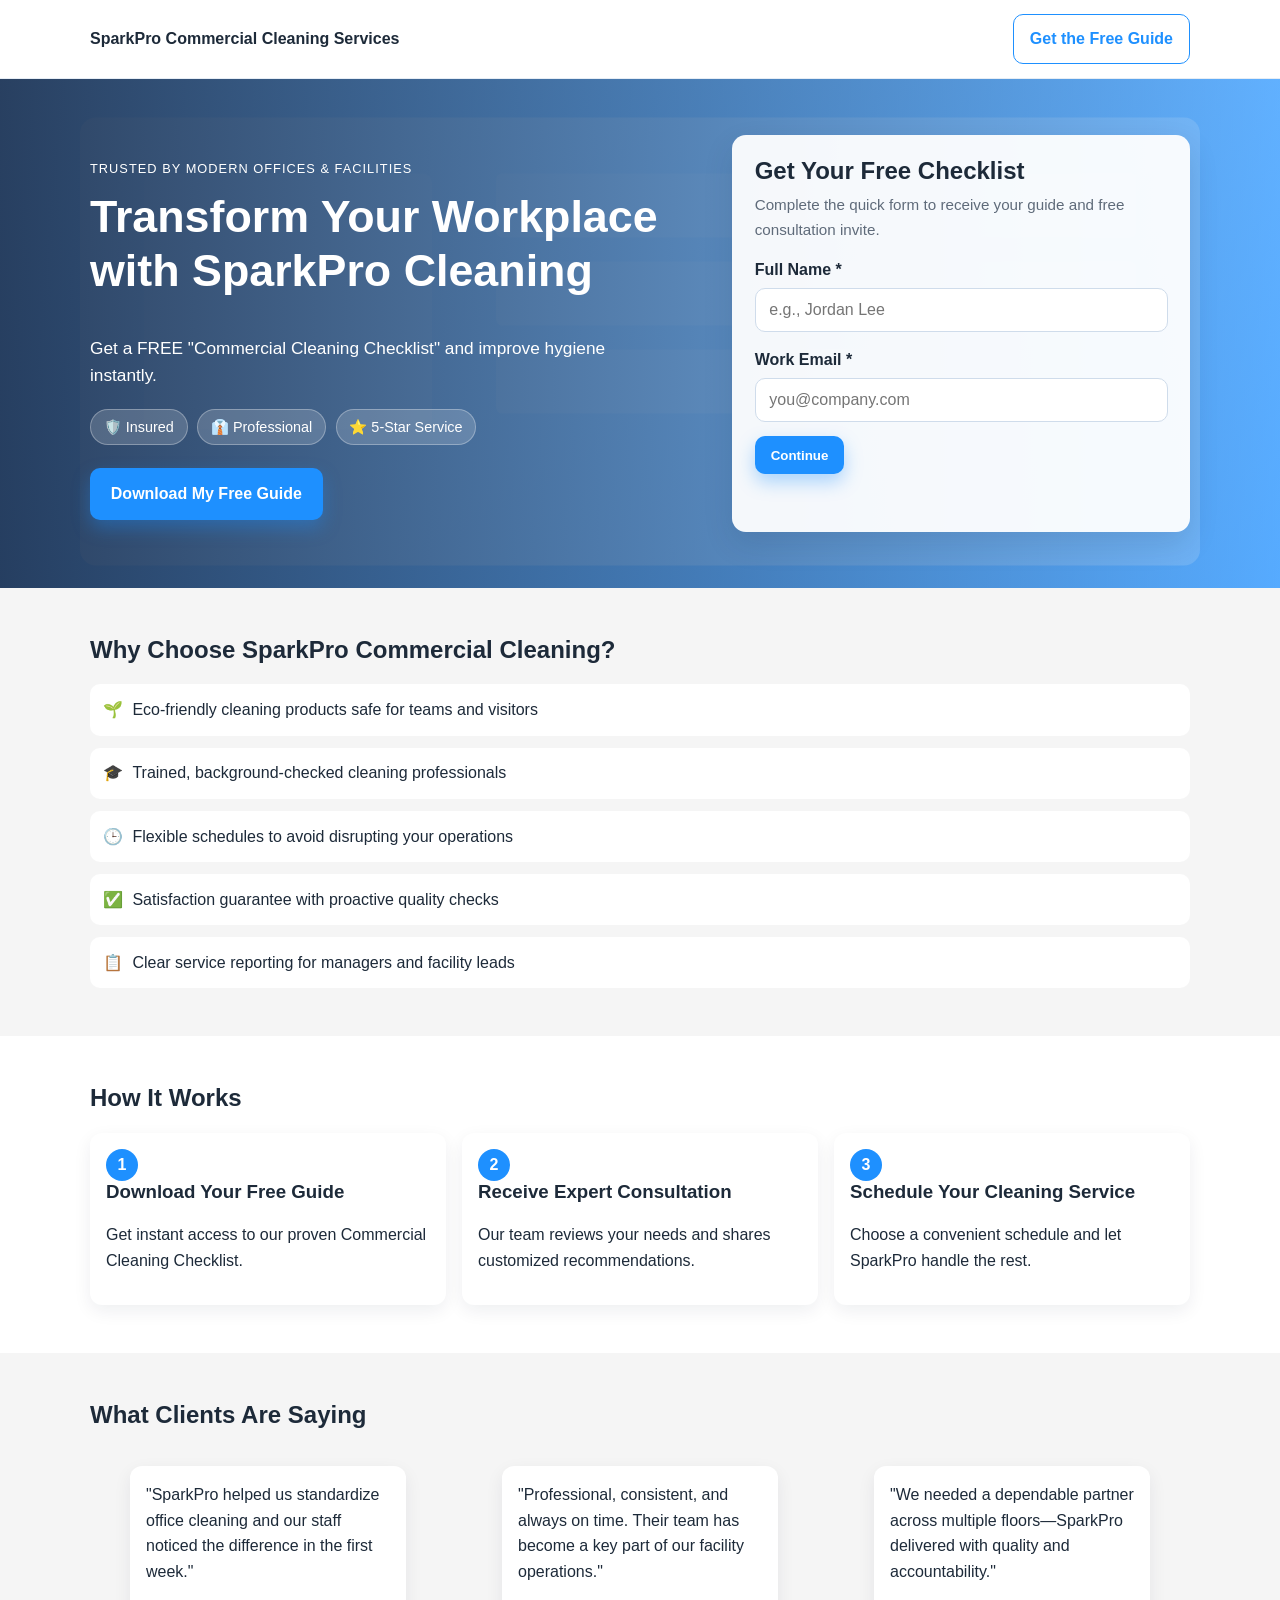
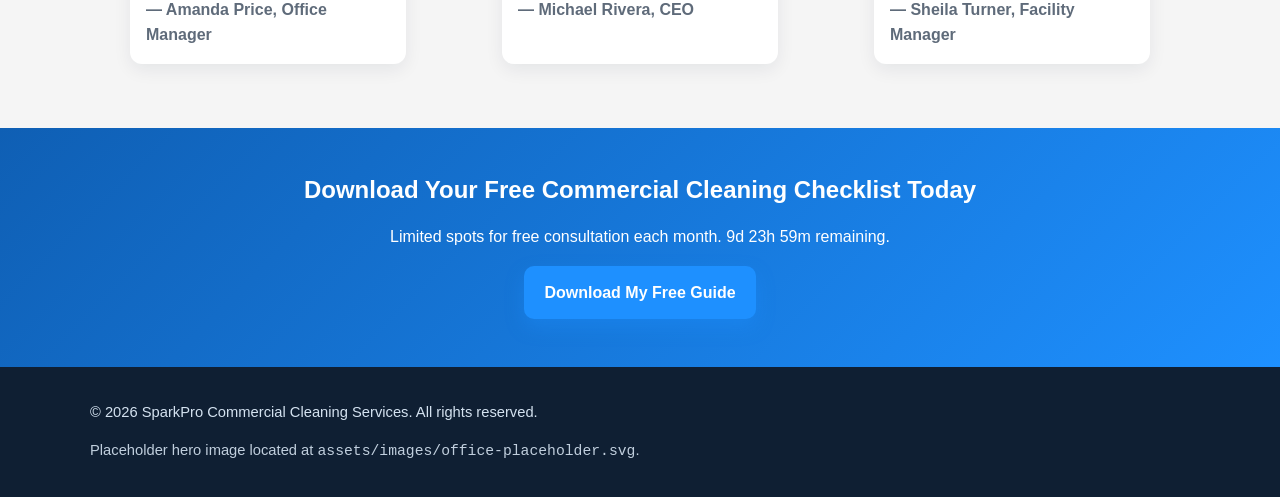
<file: index.html>
<!DOCTYPE html>
<html lang="en">
  <head>
    <meta charset="UTF-8" />
    <meta name="viewport" content="width=device-width, initial-scale=1.0" />
    <title>SparkPro Commercial Cleaning Services | Free Checklist</title>
    <meta
      name="description"
      content="Download SparkPro's free Commercial Cleaning Checklist and discover how to improve workplace hygiene and impress clients."
    />
    <link rel="stylesheet" href="style.css" />
  </head>
  <body>
    <!-- Header / top navigation -->
    <header class="site-header">
      <div class="container header-content">
        <div class="brand">SparkPro Commercial Cleaning Services</div>
        <a href="#lead-form" class="btn btn-outline">Get the Free Guide</a>
      </div>
    </header>

    <main>
      <!-- Hero section with lead capture form -->
      <section class="hero" id="hero">
        <div class="hero-overlay"></div>
        <div class="container hero-grid">
          <div class="hero-copy">
            <p class="eyebrow">Trusted by modern offices & facilities</p>
            <h1>Transform Your Workplace with SparkPro Cleaning</h1>
            <p class="subheadline">
              Get a FREE "Commercial Cleaning Checklist" and improve hygiene instantly.
            </p>

            <div class="trust-badges" aria-label="Trust badges">
              <span class="badge">🛡️ Insured</span>
              <span class="badge">👔 Professional</span>
              <span class="badge">⭐ 5-Star Service</span>
            </div>

            <a href="#lead-form" class="btn btn-primary btn-large">Download My Free Guide</a>
          </div>

          <!-- Two-step lead form -->
          <aside class="form-card" id="lead-form">
            <h2>Get Your Free Checklist</h2>
            <p class="form-intro">
              Complete the quick form to receive your guide and free consultation invite.
            </p>

            <form id="funnelForm" novalidate>
              <!-- Step 1 -->
              <div class="form-step active" data-step="1">
                <label for="name">Full Name *</label>
                <input type="text" id="name" name="name" placeholder="e.g., Jordan Lee" required />

                <label for="email">Work Email *</label>
                <input type="email" id="email" name="email" placeholder="you@company.com" required />

                <button type="button" id="nextStepBtn" class="btn btn-primary form-btn">Continue</button>
              </div>

              <!-- Step 2 -->
              <div class="form-step" data-step="2">
                <label for="phone">Phone Number *</label>
                <input type="tel" id="phone" name="phone" placeholder="(555) 123-4567" required />

                <label for="company">Company Name *</label>
                <input type="text" id="company" name="company" placeholder="Your Company" required />

                <div class="form-actions">
                  <button type="button" id="backStepBtn" class="btn btn-secondary">Back</button>
                  <button type="submit" class="btn btn-primary">Submit</button>
                </div>
              </div>

              <p id="formMessage" class="form-message" aria-live="polite"></p>
            </form>
          </aside>
        </div>
      </section>

      <!-- Benefits section -->
      <section class="section benefits" id="benefits">
        <div class="container">
          <h2>Why Choose SparkPro Commercial Cleaning?</h2>
          <ul class="benefits-list">
            <li><span class="icon">🌱</span> Eco-friendly cleaning products safe for teams and visitors</li>
            <li><span class="icon">🎓</span> Trained, background-checked cleaning professionals</li>
            <li><span class="icon">🕒</span> Flexible schedules to avoid disrupting your operations</li>
            <li><span class="icon">✅</span> Satisfaction guarantee with proactive quality checks</li>
            <li><span class="icon">📋</span> Clear service reporting for managers and facility leads</li>
          </ul>
        </div>
      </section>

      <!-- How it works section -->
      <section class="section how-it-works" id="how-it-works">
        <div class="container">
          <h2>How It Works</h2>
          <div class="steps-grid">
            <article class="step-card">
              <span class="step-number">1</span>
              <h3>Download Your Free Guide</h3>
              <p>Get instant access to our proven Commercial Cleaning Checklist.</p>
            </article>
            <article class="step-card">
              <span class="step-number">2</span>
              <h3>Receive Expert Consultation</h3>
              <p>Our team reviews your needs and shares customized recommendations.</p>
            </article>
            <article class="step-card">
              <span class="step-number">3</span>
              <h3>Schedule Your Cleaning Service</h3>
              <p>Choose a convenient schedule and let SparkPro handle the rest.</p>
            </article>
          </div>
        </div>
      </section>

      <!-- Testimonials -->
      <section class="section testimonials" id="testimonials">
        <div class="container">
          <h2>What Clients Are Saying</h2>
          <div class="testimonials-grid">
            <blockquote>
              "SparkPro helped us standardize office cleaning and our staff noticed the difference in the first week."
              <cite>— Amanda Price, Office Manager</cite>
            </blockquote>
            <blockquote>
              "Professional, consistent, and always on time. Their team has become a key part of our facility operations."
              <cite>— Michael Rivera, CEO</cite>
            </blockquote>
            <blockquote>
              "We needed a dependable partner across multiple floors—SparkPro delivered with quality and accountability."
              <cite>— Sheila Turner, Facility Manager</cite>
            </blockquote>
          </div>
        </div>
      </section>

      <!-- Final CTA section -->
      <section class="section cta-section" id="cta">
        <div class="container cta-content">
          <h2>Download Your Free Commercial Cleaning Checklist Today</h2>
          <p class="urgency-text">
            Limited spots for free consultation each month.
            <span id="countdown" aria-live="polite"></span>
          </p>
          <a href="#lead-form" class="btn btn-primary btn-large">Download My Free Guide</a>
        </div>
      </section>
    </main>

    <!-- Footer -->
    <footer class="site-footer">
      <div class="container footer-content">
        <p>© <span id="year"></span> SparkPro Commercial Cleaning Services. All rights reserved.</p>
        <p class="small">Placeholder hero image located at <code>assets/images/office-placeholder.svg</code>.</p>
      </div>
    </footer>

    <script src="main.js"></script>
  </body>
</html>
</file>
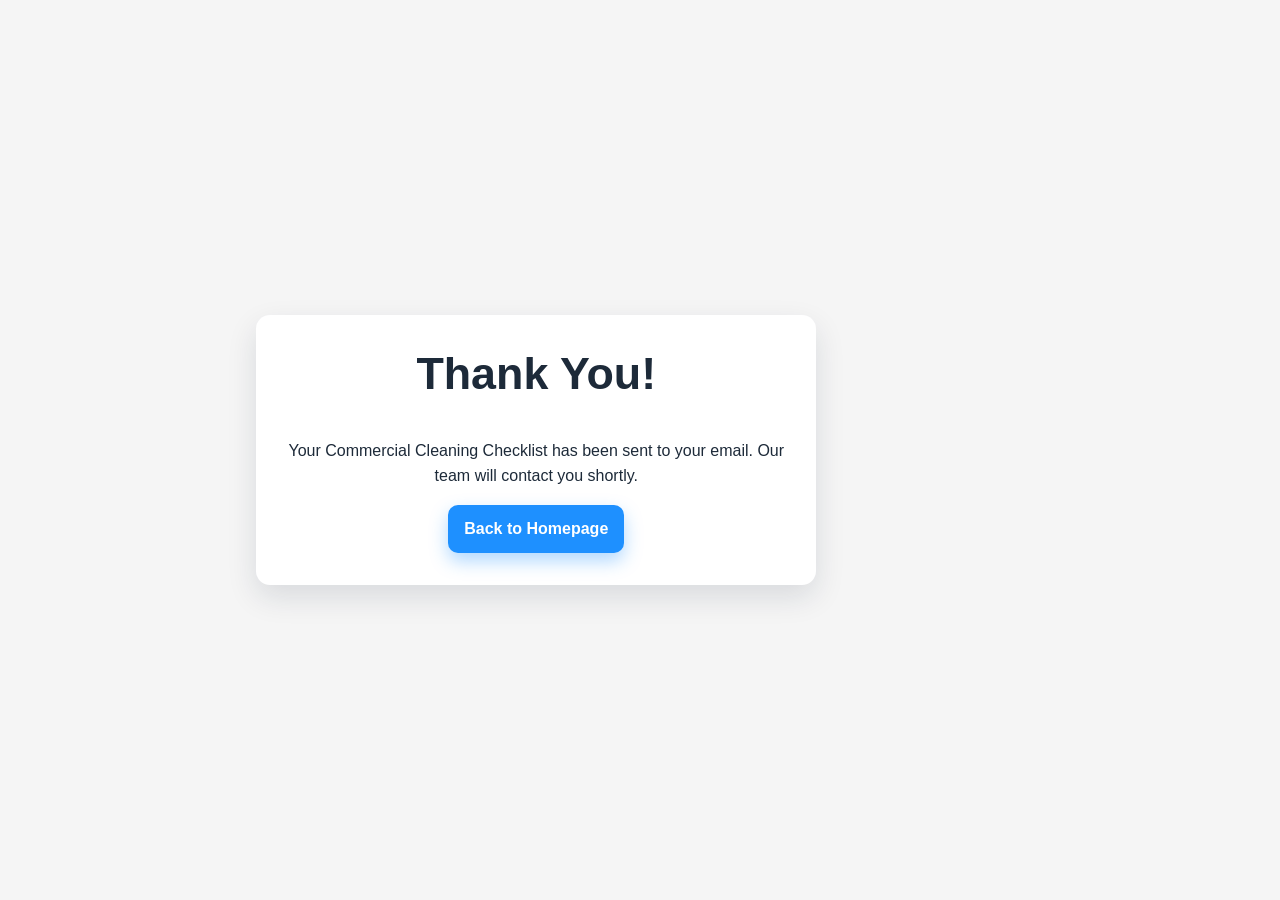
<file: thank-you.html>
<!DOCTYPE html>
<html lang="en">
  <head>
    <meta charset="UTF-8" />
    <meta name="viewport" content="width=device-width, initial-scale=1.0" />
    <title>Thank You | SparkPro Commercial Cleaning Services</title>
    <link rel="stylesheet" href="style.css" />
  </head>
  <body class="thank-you-page">
    <main class="thank-you-wrapper">
      <section class="thank-you-card">
        <h1>Thank You!</h1>
        <p>
          Your Commercial Cleaning Checklist has been sent to your email. Our team will contact you shortly.
        </p>
        <a class="btn btn-primary" href="index.html">Back to Homepage</a>
      </section>
    </main>
  </body>
</html>
</file>
<file: style.css>
/*
  SparkPro Commercial Cleaning Funnel Styles
  Easy customization:
  - Change colors in :root variables.
  - Replace hero image in .hero background-image.
*/

:root {
  --blue: #1e90ff;
  --white: #ffffff;
  --gray: #f5f5f5;
  --text: #1d2a39;
  --muted: #5f6b7a;
  --shadow: 0 12px 30px rgba(17, 33, 61, 0.12);
  --radius: 14px;
}

* {
  box-sizing: border-box;
}

body {
  margin: 0;
  font-family: "Segoe UI", Tahoma, Geneva, Verdana, sans-serif;
  color: var(--text);
  background: var(--white);
  line-height: 1.6;
}

.container {
  width: min(1100px, 92%);
  margin: 0 auto;
}

.site-header {
  position: sticky;
  top: 0;
  z-index: 20;
  background: rgba(255, 255, 255, 0.95);
  border-bottom: 1px solid #e6edf5;
  backdrop-filter: blur(8px);
}

.header-content {
  display: flex;
  justify-content: space-between;
  align-items: center;
  padding: 0.85rem 0;
}

.brand {
  font-weight: 700;
}

.hero {
  position: relative;
  padding: 3.5rem 0;
  background-image: url("assets/images/office-placeholder.svg");
  background-size: cover;
  background-position: center;
}

.hero-overlay {
  position: absolute;
  inset: 0;
  background: linear-gradient(90deg, rgba(18, 41, 75, 0.88), rgba(30, 144, 255, 0.52));
}

.hero-grid {
  position: relative;
  z-index: 1;
  display: grid;
  grid-template-columns: 1.2fr 0.9fr;
  gap: 2rem;
  align-items: center;
}

.hero-copy,
.form-card {
  color: var(--white);
}

.eyebrow {
  text-transform: uppercase;
  letter-spacing: 0.08em;
  font-size: 0.8rem;
  margin-bottom: 0.65rem;
}

h1,
h2,
h3 {
  margin-top: 0;
  line-height: 1.2;
}

h1 {
  font-size: clamp(1.9rem, 3.5vw, 2.8rem);
}

.subheadline {
  max-width: 55ch;
  font-size: 1.08rem;
}

.trust-badges {
  display: flex;
  flex-wrap: wrap;
  gap: 0.6rem;
  margin: 1.2rem 0 1.4rem;
}

.badge {
  background: rgba(255, 255, 255, 0.17);
  border: 1px solid rgba(255, 255, 255, 0.3);
  border-radius: 999px;
  padding: 0.35rem 0.8rem;
  font-size: 0.9rem;
}

.form-card {
  background: rgba(255, 255, 255, 0.94);
  color: var(--text);
  border-radius: var(--radius);
  box-shadow: var(--shadow);
  padding: 1.4rem;
}

.form-card h2 {
  margin-bottom: 0.45rem;
}

.form-intro {
  margin-top: 0;
  color: var(--muted);
  font-size: 0.95rem;
}

label {
  display: block;
  font-weight: 600;
  margin-bottom: 0.35rem;
}

input {
  width: 100%;
  border: 1px solid #cfdceb;
  border-radius: 10px;
  padding: 0.75rem 0.85rem;
  margin-bottom: 0.9rem;
  font-size: 1rem;
}

input:focus {
  outline: 2px solid rgba(30, 144, 255, 0.35);
  border-color: var(--blue);
}

.form-step {
  display: none;
}

.form-step.active {
  display: block;
}

.form-actions {
  display: flex;
  gap: 0.7rem;
}

.form-message {
  min-height: 1.2rem;
  margin-bottom: 0;
  font-weight: 600;
}

.section {
  padding: 3rem 0;
}

.benefits,
.testimonials {
  background: var(--gray);
}

.benefits-list {
  list-style: none;
  padding: 0;
  margin: 1rem 0 0;
  display: grid;
  gap: 0.75rem;
}

.benefits-list li {
  display: flex;
  align-items: flex-start;
  gap: 0.6rem;
  background: #fff;
  border-radius: 10px;
  padding: 0.8rem;
}

.icon {
  min-width: 1.2rem;
}

.steps-grid,
.testimonials-grid {
  display: grid;
  grid-template-columns: repeat(3, 1fr);
  gap: 1rem;
  margin-top: 1rem;
}

.step-card,
.testimonials-grid blockquote {
  background: var(--white);
  padding: 1rem;
  border-radius: 12px;
  box-shadow: 0 6px 18px rgba(17, 33, 61, 0.07);
}

.step-number {
  display: inline-block;
  width: 32px;
  height: 32px;
  border-radius: 50%;
  text-align: center;
  line-height: 32px;
  font-weight: 700;
  color: var(--white);
  background: var(--blue);
}

cite {
  display: block;
  margin-top: 0.75rem;
  color: var(--muted);
  font-style: normal;
  font-weight: 600;
}

.cta-section {
  background: linear-gradient(135deg, #0f5fb4, var(--blue));
  color: var(--white);
  text-align: center;
}

.urgency-text {
  margin: 0 0 1rem;
  font-weight: 500;
}

.site-footer {
  background: #0f1f33;
  color: #d4e2f0;
  padding: 1.2rem 0;
  font-size: 0.92rem;
}

.small {
  margin-top: 0.4rem;
  opacity: 0.9;
}

.btn {
  display: inline-block;
  border: none;
  border-radius: 10px;
  padding: 0.72rem 1rem;
  text-decoration: none;
  font-weight: 700;
  cursor: pointer;
  transition: transform 180ms ease, box-shadow 180ms ease, background 180ms ease;
}

.btn:hover {
  transform: translateY(-2px);
}

.btn-primary {
  background: var(--blue);
  color: var(--white);
  box-shadow: 0 8px 18px rgba(30, 144, 255, 0.35);
}

.btn-primary:hover {
  background: #187bda;
}

.btn-secondary {
  background: #dbe7f5;
  color: #123;
}

.btn-outline {
  border: 1px solid var(--blue);
  color: var(--blue);
  background: transparent;
}

.btn-large {
  padding: 0.85rem 1.3rem;
}

.thank-you-page {
  min-height: 100vh;
  display: grid;
  place-items: center;
  background: var(--gray);
}

.thank-you-card {
  width: min(560px, 92%);
  background: var(--white);
  border-radius: 14px;
  box-shadow: var(--shadow);
  padding: 2rem;
  text-align: center;
}

@media (max-width: 900px) {
  .hero-grid,
  .steps-grid,
  .testimonials-grid {
    grid-template-columns: 1fr;
  }

  .hero {
    padding: 2.5rem 0;
  }

  .header-content {
    gap: 0.8rem;
    flex-direction: column;
    align-items: flex-start;
  }
}
</file>
